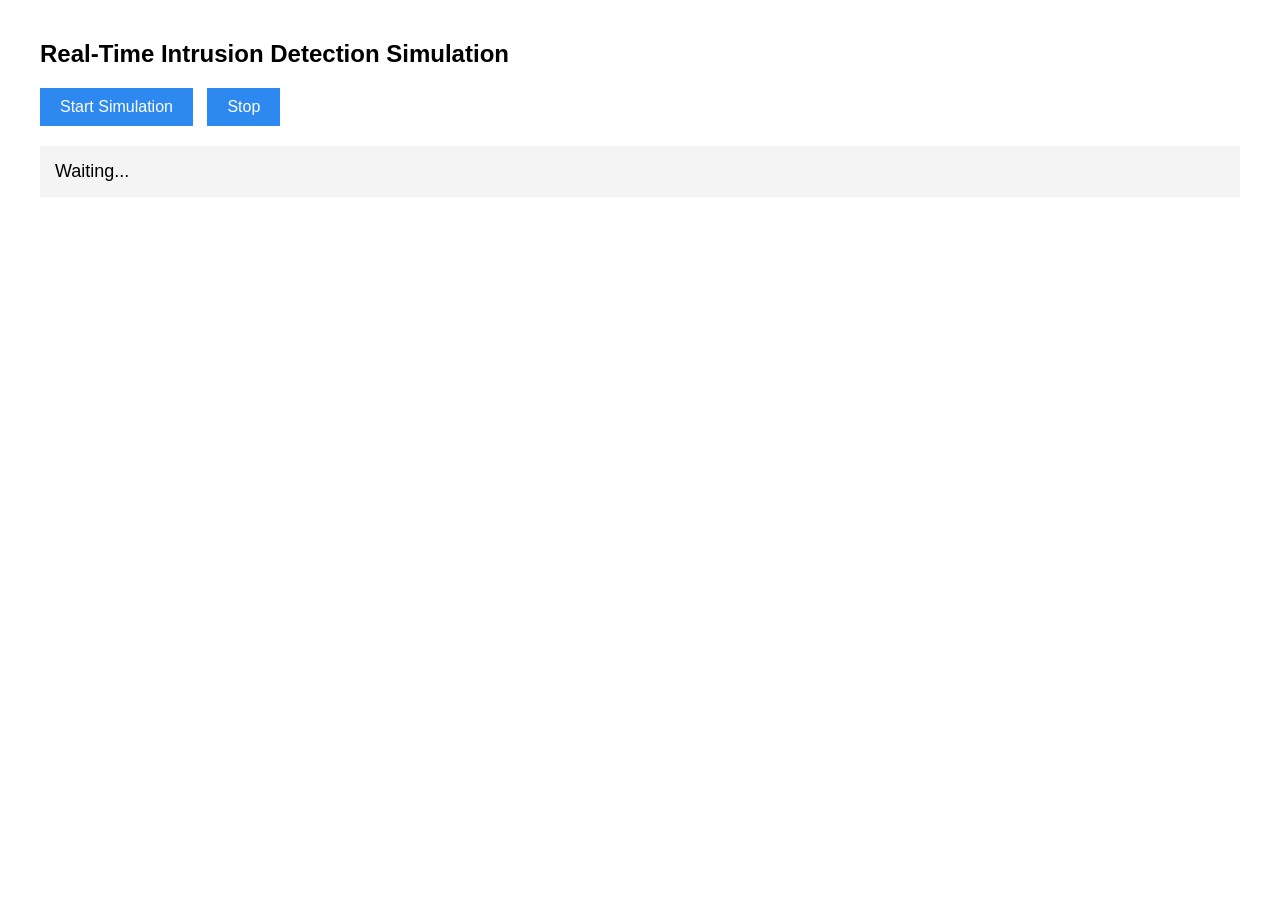
<file: frontend/index.html>
<!DOCTYPE html>
<html>
<head>
    <title>Real-Time Intrusion Detection Simulation</title>

    <style>
        body {
            font-family: Arial;
            margin: 40px;
        }

        button {
            padding: 10px 20px;
            font-size: 16px;
            margin-right: 10px;
            background-color: #2d89ef;
            color: white;
            border: none;
            cursor: pointer;
        }

        #output {
            margin-top: 20px;
            padding: 15px;
            background-color: #f4f4f4;
            font-size: 18px;
        }
    </style>

</head>

<body>

<h2>Real-Time Intrusion Detection Simulation</h2>

<button onclick="startSimulation()">Start Simulation</button>
<button onclick="stopSimulation()">Stop</button>

<div id="output">Waiting...</div>

<script>

let interval = null;

function startSimulation(){

    if(interval !== null) return;

    interval = setInterval(()=>{

        fetch("http://127.0.0.1:5000/realtime")
        .then(response => response.json())
        .then(data => {

            document.getElementById("output").innerHTML = `

                <b>Traffic:</b><br>
                ${JSON.stringify(data.traffic)} <br><br>

                <b>Random Forest Result:</b> ${data.random_forest} <br>

                <b>KMeans Result:</b> ${data.kmeans}

            `;

        })
        .catch(error => {

            document.getElementById("output").innerHTML =
                "Error connecting to backend";

        });

    }, 2000);

}


function stopSimulation(){

    clearInterval(interval);
    interval = null;

}

</script>

</body>
</html>
</file>
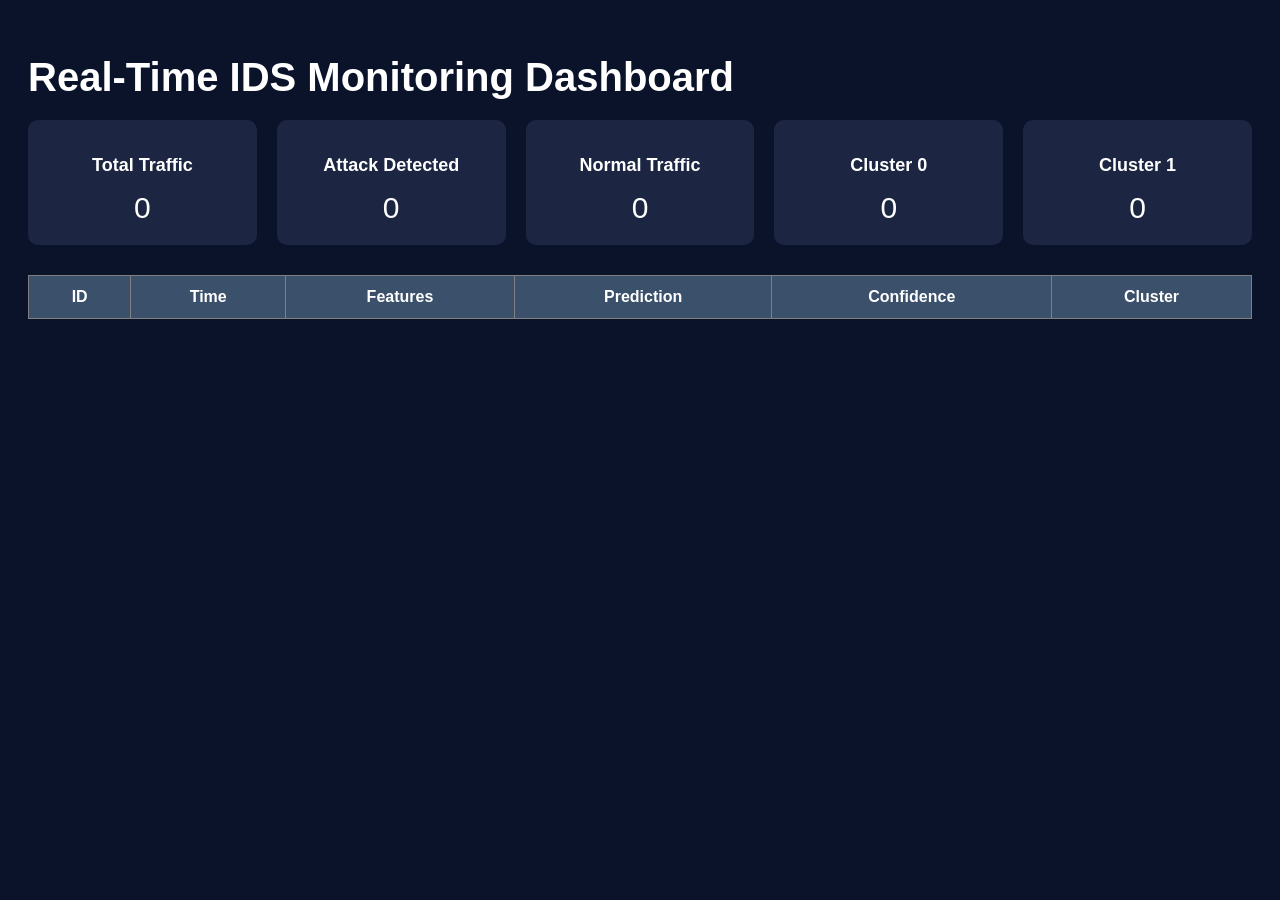
<file: frontend/combined_dashboard.html>
<!DOCTYPE html>
<html>
<head>

<title>IDS Monitoring Dashboard</title>

<style>

body{
background:#0b132b;
color:white;
font-family:Arial;
padding:20px;
}

h1{
font-size:40px;
margin-bottom:20px;
}

/* STAT CARDS */

.container{

display:flex;
gap:20px;
margin-bottom:30px;

}

.card{

background:#1c2541;
padding:20px;
border-radius:10px;
width:200px;
text-align:center;

}

.card h2{

font-size:18px;

}

.value{

font-size:30px;
margin-top:10px;

}


/* TABLE */

table{

width:100%;
background:#1c2541;
border-collapse:collapse;

}

th,td{

padding:12px;
text-align:center;

}

th{

background:#3a506b;

}

.attack{

color:red;
font-weight:bold;

}

.normal{

color:lightgreen;
font-weight:bold;

}

.cluster1{

color:red;

}

.cluster0{

color:lightgreen;

}

</style>

</head>

<body>

<h1>Real-Time IDS Monitoring Dashboard</h1>


<!-- STAT CARDS -->

<div class="container">

<div class="card">
<h2>Total Traffic</h2>
<div id="total" class="value">0</div>
</div>

<div class="card">
<h2>Attack Detected</h2>
<div id="attack" class="value">0</div>
</div>

<div class="card">
<h2>Normal Traffic</h2>
<div id="normal" class="value">0</div>
</div>

<div class="card">
<h2>Cluster 0</h2>
<div id="cluster0" class="value">0</div>
</div>

<div class="card">
<h2>Cluster 1</h2>
<div id="cluster1" class="value">0</div>
</div>

</div>


<!-- TABLE -->

<table border="1">

<thead>

<tr>

<th>ID</th>
<th>Time</th>
<th>Features</th>
<th>Prediction</th>
<th>Confidence</th>
<th>Cluster</th>

</tr>

</thead>

<tbody id="logs"></tbody>

</table>


<script>

function loadDashboard(){

fetch("http://127.0.0.1:5000/api/dashboard_data")

.then(res=>res.json())

.then(data=>{


// update stats

document.getElementById("total").innerText=data.stats.total
document.getElementById("attack").innerText=data.stats.attack
document.getElementById("normal").innerText=data.stats.normal
document.getElementById("cluster0").innerText=data.stats.cluster0
document.getElementById("cluster1").innerText=data.stats.cluster1


// update table

let html=""

data.logs.forEach(row=>{

let pred_class=row.prediction=="Attack"?"attack":"normal"

let cluster_class=row.cluster==1?"cluster1":"cluster0"

html+=`

<tr>

<td>${row.id}</td>

<td>${row.time}</td>

<td>${row.features}</td>

<td class="${pred_class}">
${row.prediction}
</td>

<td>
${row.confidence}%
</td>

<td class="${cluster_class}">
${row.cluster}
</td>

</tr>

`

})

document.getElementById("logs").innerHTML=html


})

}


// auto refresh every 3 seconds

setInterval(loadDashboard,3000)

loadDashboard()

</script>

</body>
</html>
</file>
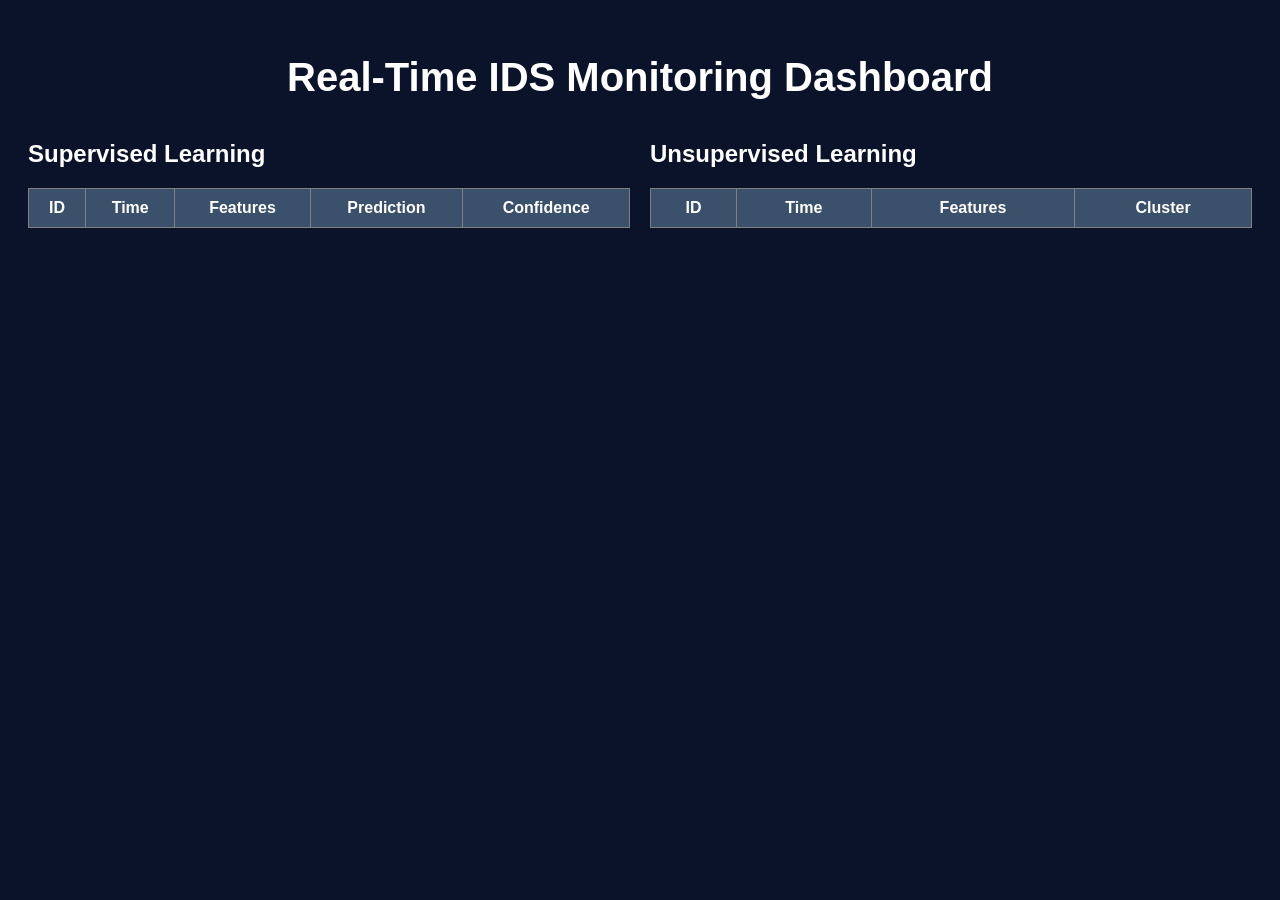
<file: frontend/realtime_dashboard.html>
<!DOCTYPE html>
<html>
<head>

<title>Real-Time IDS Monitoring</title>

<style>

body{
background:#0b132b;
color:white;
font-family:Arial;
padding:20px;
}

h1{
font-size:40px;
margin-bottom:20px;
text-align:center;
}

/* layout */

.container{

display:flex;
gap:20px;

}

.dashboard{

width:50%;

}

/* table */

table{

width:100%;
background:#1c2541;
border-collapse:collapse;

}

th,td{

padding:10px;
text-align:center;

}

th{

background:#3a506b;

}

.normal{

color:lightgreen;
font-weight:bold;

}

.attack{

color:red;
font-weight:bold;

}

.cluster0{

color:lightgreen;

}

.cluster1{

color:red;

}

</style>

</head>

<body>

<h1>Real-Time IDS Monitoring Dashboard</h1>


<div class="container">


<!-- SUPERVISED -->

<div class="dashboard">

<h2>Supervised Learning</h2>

<table border="1">

<thead>

<tr>

<th>ID</th>
<th>Time</th>
<th>Features</th>
<th>Prediction</th>
<th>Confidence</th>

</tr>

</thead>

<tbody id="supervised_table"></tbody>

</table>

</div>


<!-- UNSUPERVISED -->

<div class="dashboard">

<h2>Unsupervised Learning</h2>

<table border="1">

<thead>

<tr>

<th>ID</th>
<th>Time</th>
<th>Features</th>
<th>Cluster</th>

</tr>

</thead>

<tbody id="unsupervised_table"></tbody>

</table>

</div>


</div>


<script>

function loadData(){

fetch("http://127.0.0.1:5000/api/realtime_data")

.then(res=>res.json())

.then(data=>{


// supervised

let sup_html=""

data.supervised.forEach(row=>{

let cls=row.prediction=="Attack"?"attack":"normal"

sup_html+=`

<tr>

<td>${row.id}</td>
<td>${row.time}</td>
<td>${row.features}</td>
<td class="${cls}">
${row.prediction}
</td>
<td>
${row.confidence}%
</td>

</tr>

`

})

document.getElementById("supervised_table").innerHTML=sup_html



// unsupervised

let unsup_html=""

data.unsupervised.forEach(row=>{

let cls=row.cluster==1?"cluster1":"cluster0"

unsup_html+=`

<tr>

<td>${row.id}</td>
<td>${row.time}</td>
<td>${row.features}</td>
<td class="${cls}">
${row.cluster}
</td>

</tr>

`

})

document.getElementById("unsupervised_table").innerHTML=unsup_html


})

}


// refresh every 3 seconds

setInterval(loadData,3000)

loadData()

</script>

</body>
</html>
</file>
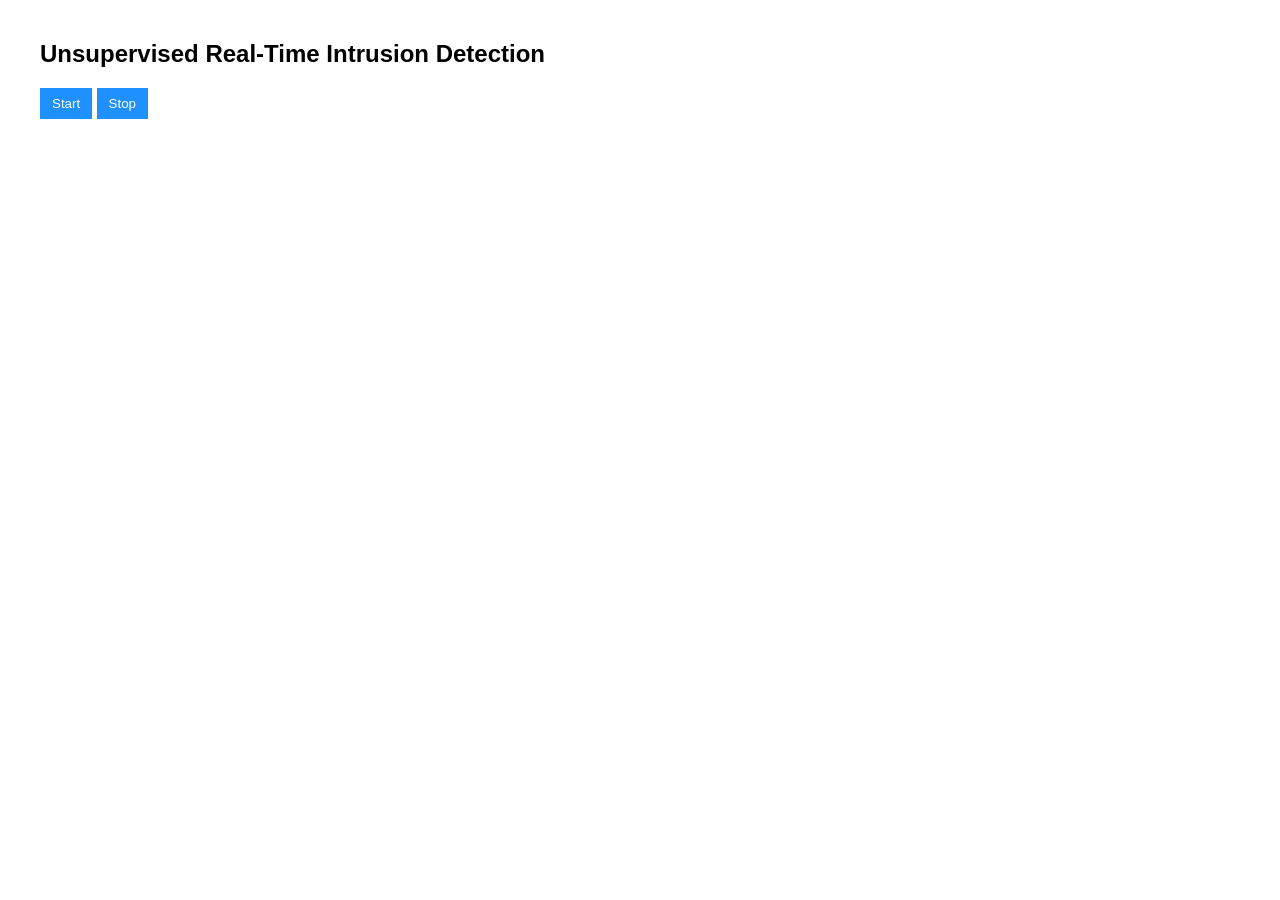
<file: frontend/unsupervised_realtime.html>
<!DOCTYPE html>
<html>
<head>
    <title>Unsupervised Real-Time IDS</title>
    <link rel="stylesheet" href="style.css">
</head>
<body>

<h2>Unsupervised Real-Time Intrusion Detection</h2>

<button onclick="startSimulation()">Start</button>
<button onclick="stopSimulation()">Stop</button>

<pre id="output"></pre>

<script>
let interval;

function generateTraffic() {
    return [
        Math.floor(Math.random() * 20),
        Math.floor(Math.random() * 2),
        Math.floor(Math.random() * 500),
        Math.floor(Math.random() * 1000),
        Math.floor(Math.random() * 2)
    ];
}

function sendTraffic() {
    const features = generateTraffic();

    fetch("http://127.0.0.1:5000/predict_unsupervised", {
        method: "POST",
        headers: {"Content-Type": "application/json"},
        body: JSON.stringify({features})
    })
    .then(res => res.json())
    .then(data => {
        document.getElementById("output").innerText =
            "Traffic: " + features + "\nResult: " +
            JSON.stringify(data, null, 2);
    });
}

function startSimulation() {
    interval = setInterval(sendTraffic, 2000);
}

function stopSimulation() {
    clearInterval(interval);
}
</script>

</body>
</html>
</file>
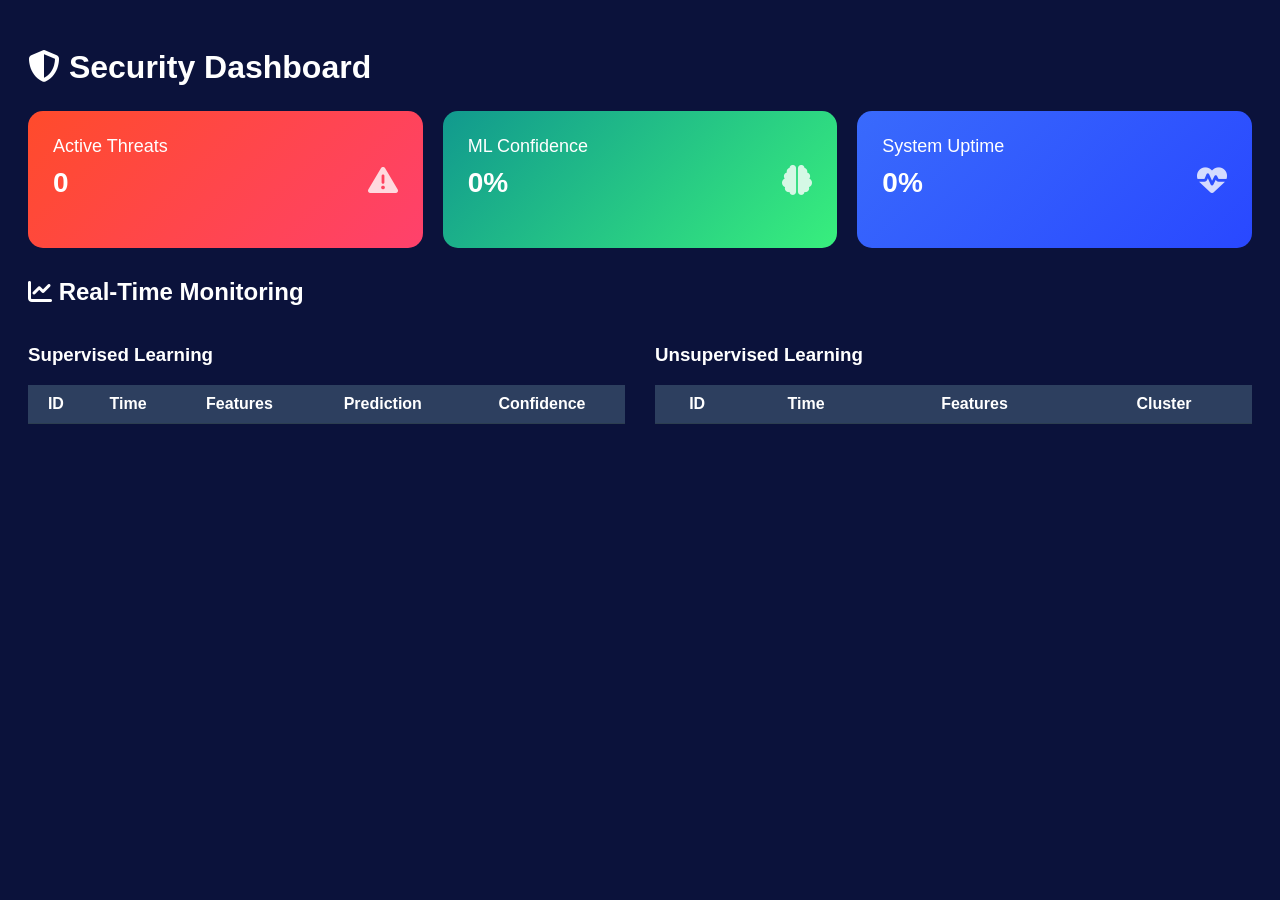
<file: templates/security_dashboard.html>
<!DOCTYPE html>
<html>
<head>
<title>Security Dashboard</title>

<link rel="stylesheet"
href="https://cdnjs.cloudflare.com/ajax/libs/font-awesome/6.4.0/css/all.min.css">

<style>
body{
    background:#0b123b;
    color:white;
    font-family:Arial;
    padding:20px;
}

/* CARDS */
.cards{
    display:flex;
    gap:20px;
    margin-bottom:30px;
}

.card{
    flex:1;
    padding:25px;
    border-radius:15px;
    display:flex;
    justify-content:space-between;
    align-items:center;
}

.card-text{
    font-size:18px;
}

.card h2{
    margin-top:10px;
    font-size:28px;
}

.card i{
    font-size:30px;
    opacity:0.8;
}

.threat{background:linear-gradient(135deg,#ff4b2b,#ff416c);}
.confidence{background:linear-gradient(135deg,#11998e,#38ef7d);}
.uptime{background:linear-gradient(135deg,#396afc,#2948ff);}

/* TABLES */
.monitor-container{
    display:flex;
    gap:30px;
}

.monitor-box{
    flex:1;
}

table{
    width:100%;
    border-collapse:collapse;
    margin-top:10px;
}

th, td{
    padding:10px;
    text-align:center;
    border-bottom:1px solid #2c3e50;
}

th{
    background:#2d3f5f;
}

.attack{
    color:red;
    font-weight:bold;
}

.normal{
    color:#38ef7d;
    font-weight:bold;
}

h1{
    margin-bottom:25px;
}
</style>
</head>

<body>

<h1><i class="fa-solid fa-shield-halved"></i> Security Dashboard</h1>

<!-- TOP CARDS -->
<div class="cards">

<div class="card threat">
<div class="card-text">
Active Threats
<h2 id="threatCount">0</h2>
</div>
<i class="fa-solid fa-triangle-exclamation"></i>
</div>

<div class="card confidence">
<div class="card-text">
ML Confidence
<h2 id="confidenceValue">0%</h2>
</div>
<i class="fa-solid fa-brain"></i>
</div>

<div class="card uptime">
<div class="card-text">
System Uptime
<h2 id="uptimeValue">0%</h2>
</div>
<i class="fa-solid fa-heart-pulse"></i>
</div>

</div>

<h2><i class="fa-solid fa-chart-line"></i> Real-Time Monitoring</h2>

<div class="monitor-container">

<div class="monitor-box">
<h3>Supervised Learning</h3>
<table>
<thead>
<tr>
<th>ID</th>
<th>Time</th>
<th>Features</th>
<th>Prediction</th>
<th>Confidence</th>
</tr>
</thead>
<tbody id="supervisedTable"></tbody>
</table>
</div>

<div class="monitor-box">
<h3>Unsupervised Learning</h3>
<table>
<thead>
<tr>
<th>ID</th>
<th>Time</th>
<th>Features</th>
<th>Cluster</th>
</tr>
</thead>
<tbody id="unsupervisedTable"></tbody>
</table>
</div>

</div>

<script>

function loadDashboard(){
fetch('/api/dashboard_data')
.then(res => res.json())
.then(data => {

document.getElementById("threatCount").innerText = data.active_threats;
document.getElementById("confidenceValue").innerText = data.ml_confidence + "%";
document.getElementById("uptimeValue").innerText = data.uptime + "%";

let supTable = document.getElementById("supervisedTable");
supTable.innerHTML = "";

data.supervised.forEach(row => {
supTable.innerHTML += `
<tr>
<td>${row.id}</td>
<td>${row.time}</td>
<td>${row.features}</td>
<td class="${row.prediction=='Attack'?'attack':'normal'}">
${row.prediction}
</td>
<td>${row.confidence}%</td>
</tr>`;
});

let unsupTable = document.getElementById("unsupervisedTable");
unsupTable.innerHTML = "";

data.unsupervised.forEach(row => {
unsupTable.innerHTML += `
<tr>
<td>${row.id}</td>
<td>${row.time}</td>
<td>${row.features}</td>
<td>${row.cluster}</td>
</tr>`;
});

});
}

setInterval(loadDashboard,2000);

</script>

</body>
</html>
</file>
<file: frontend/style.css>
body {
  font-family: Arial;
  margin: 40px;
}

input {
  width: 300px;
  padding: 8px;
}

button {
  padding: 8px 12px;
  background: #1e90ff;
  color: white;
  border: none;
}
</file>
